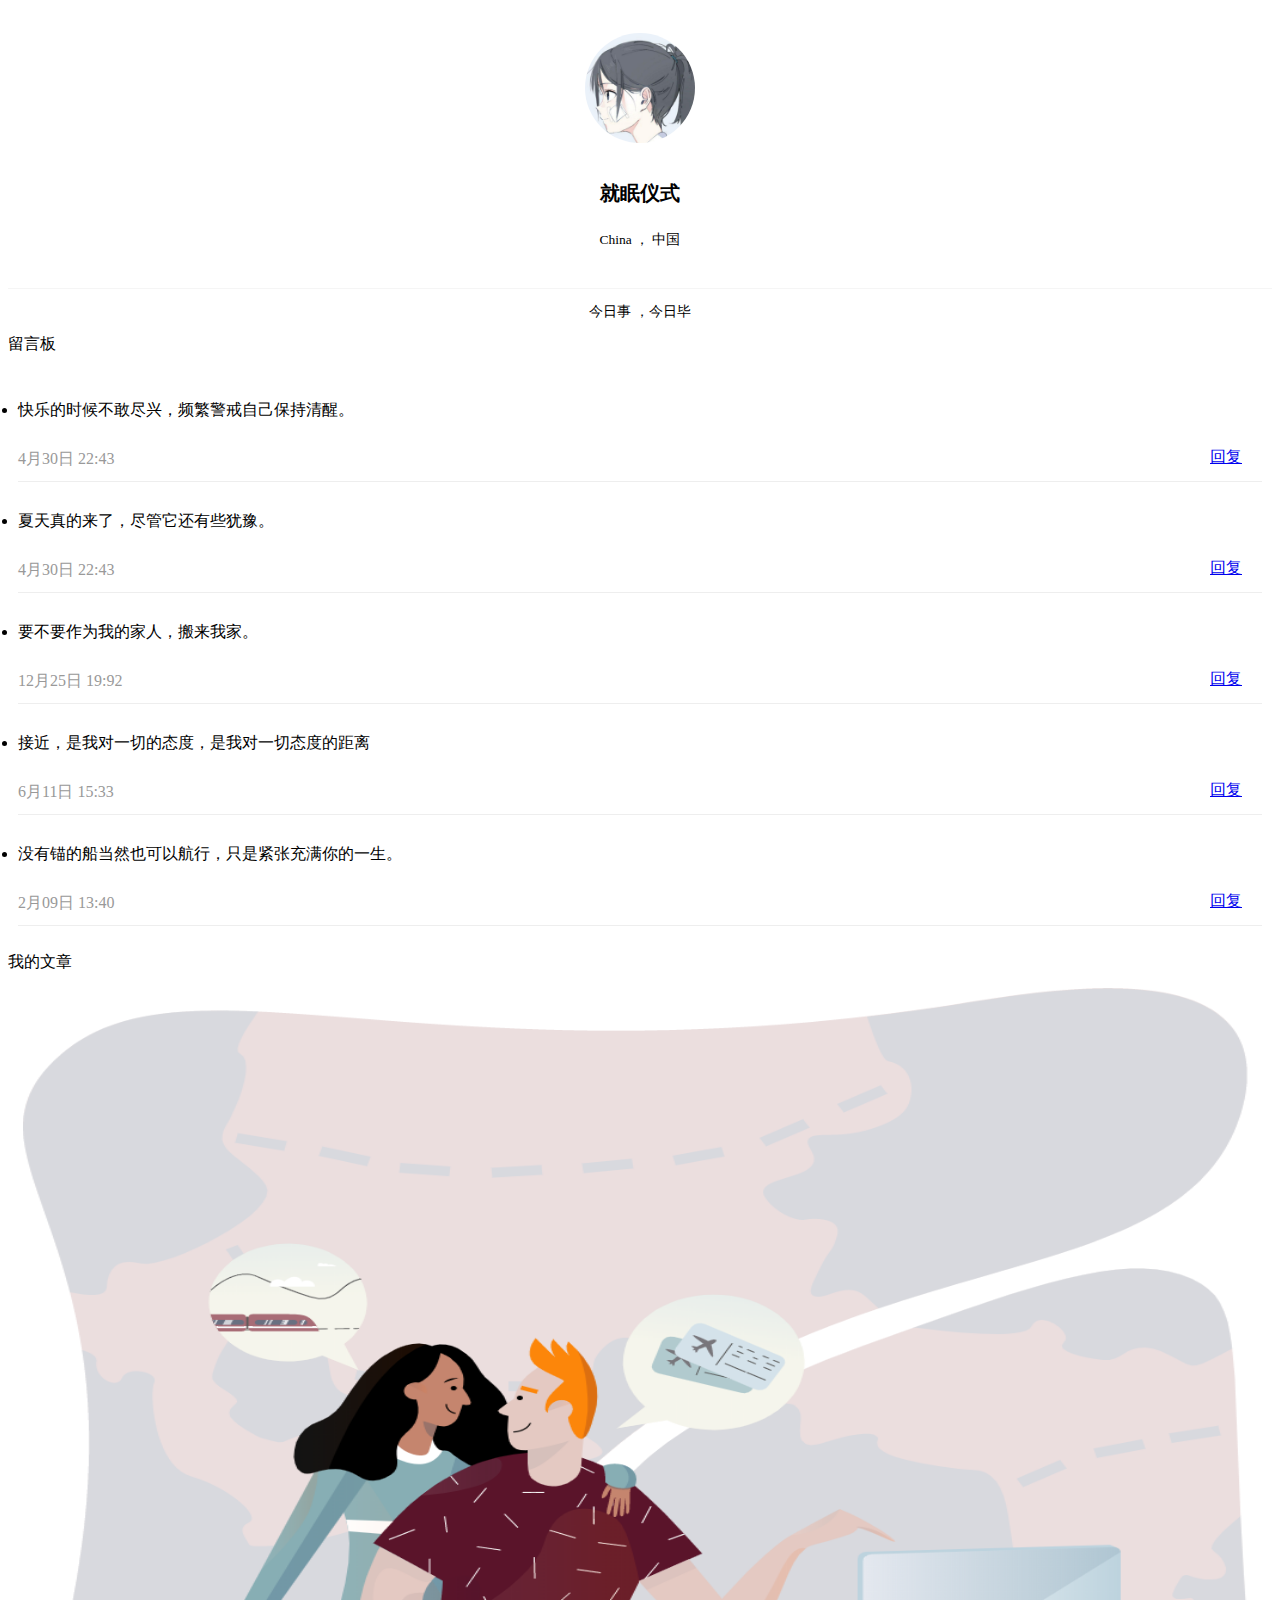
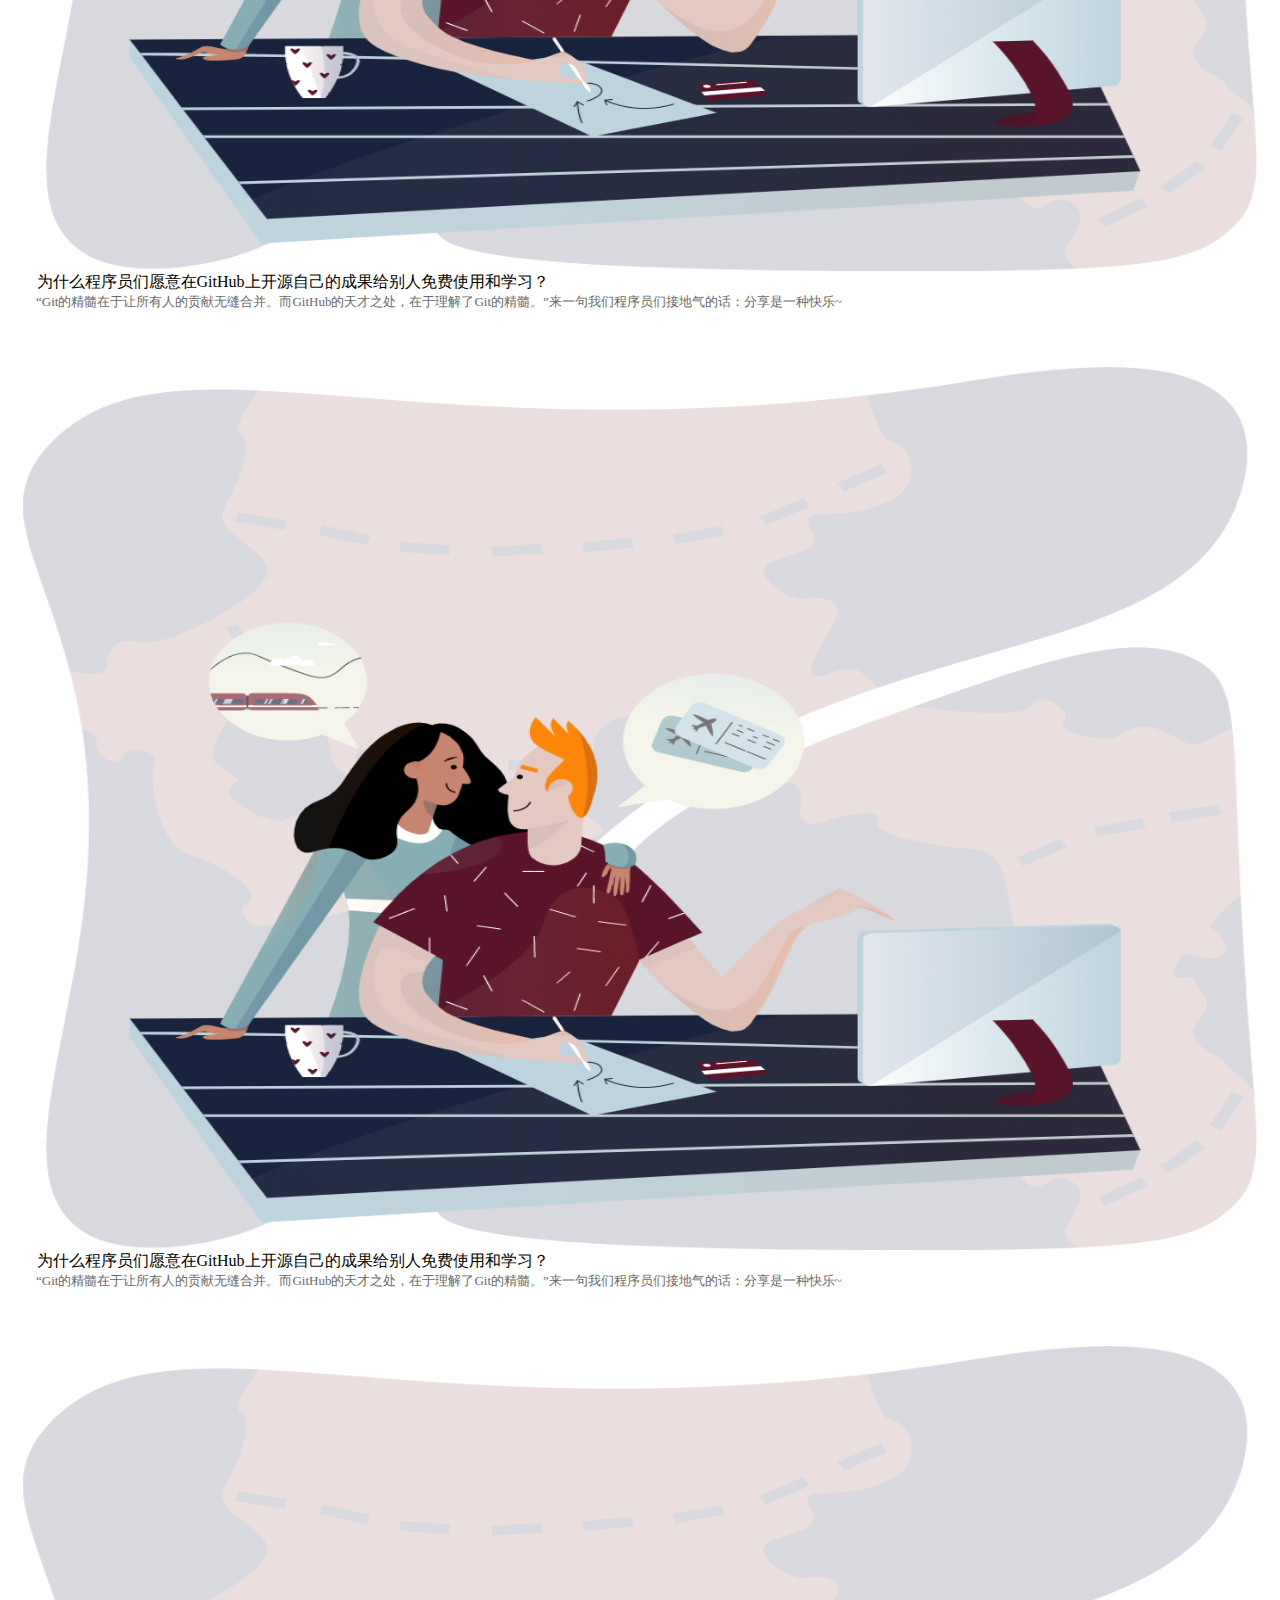
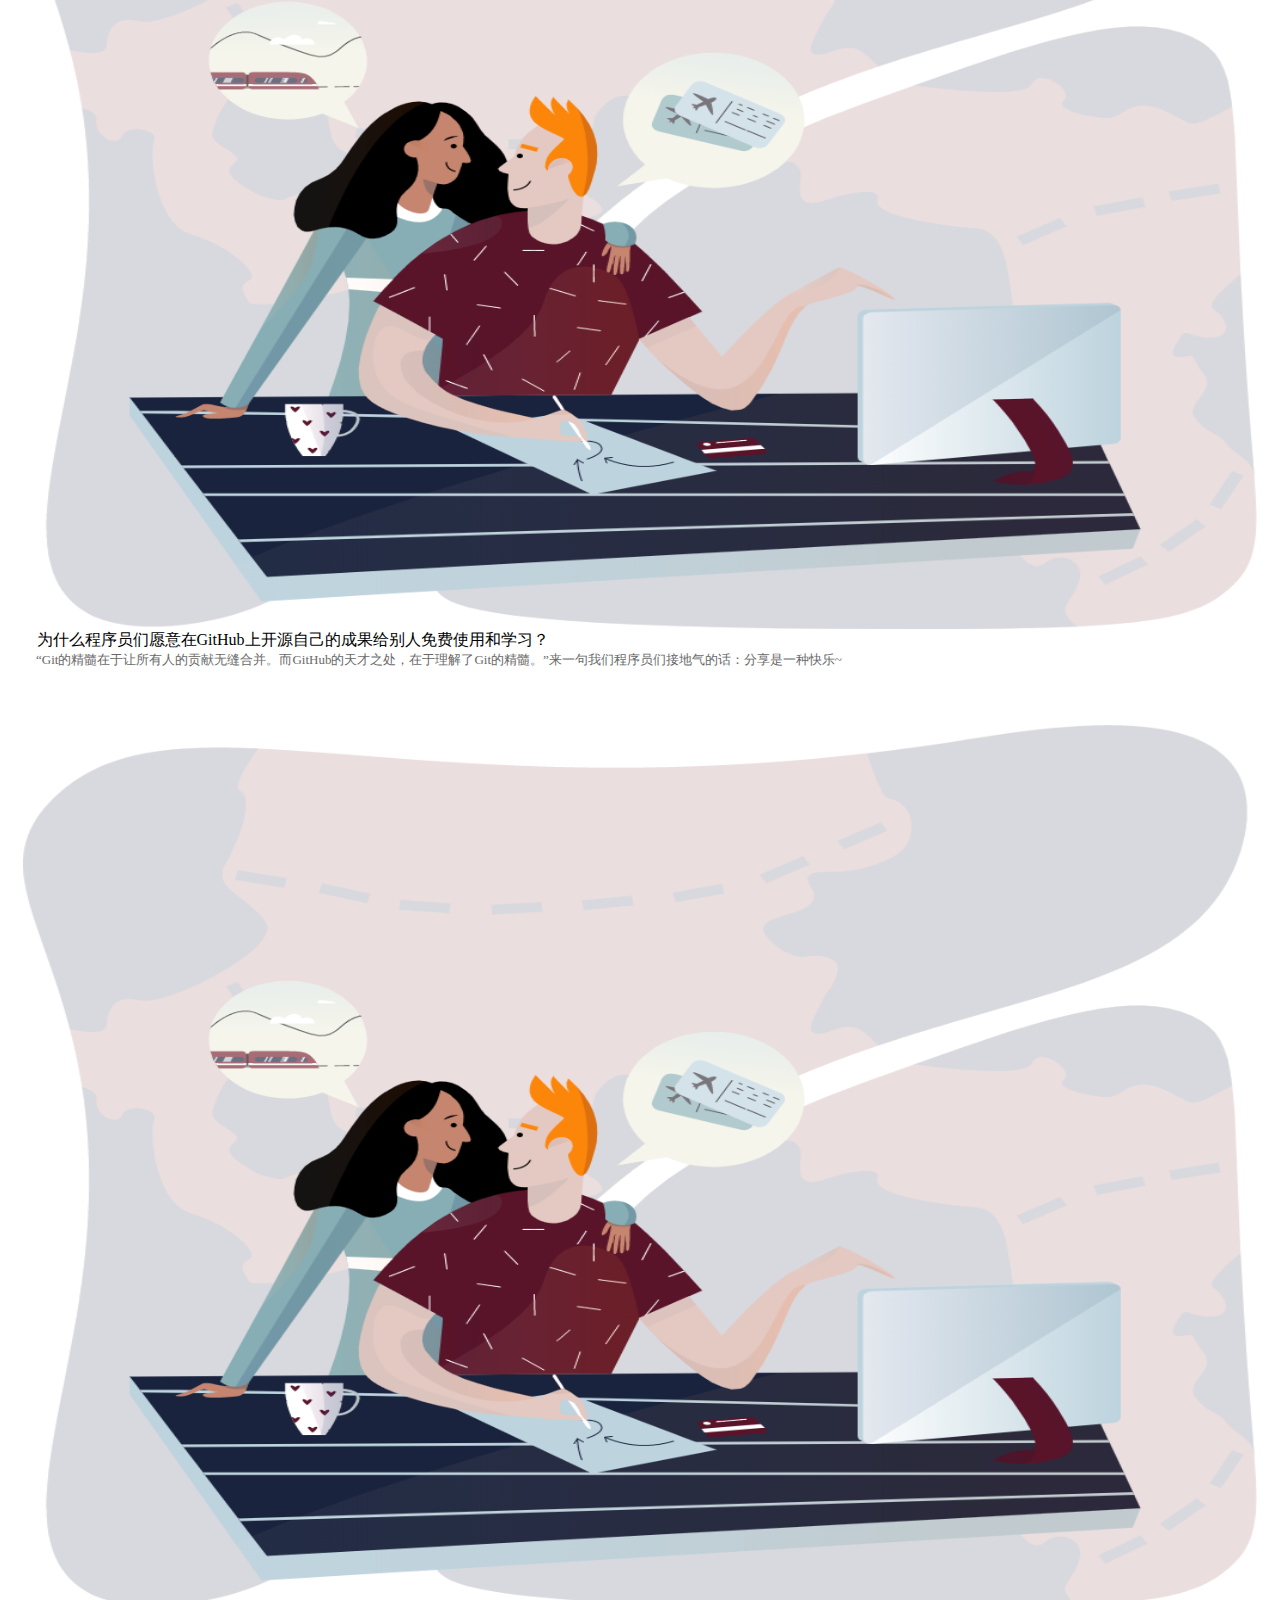
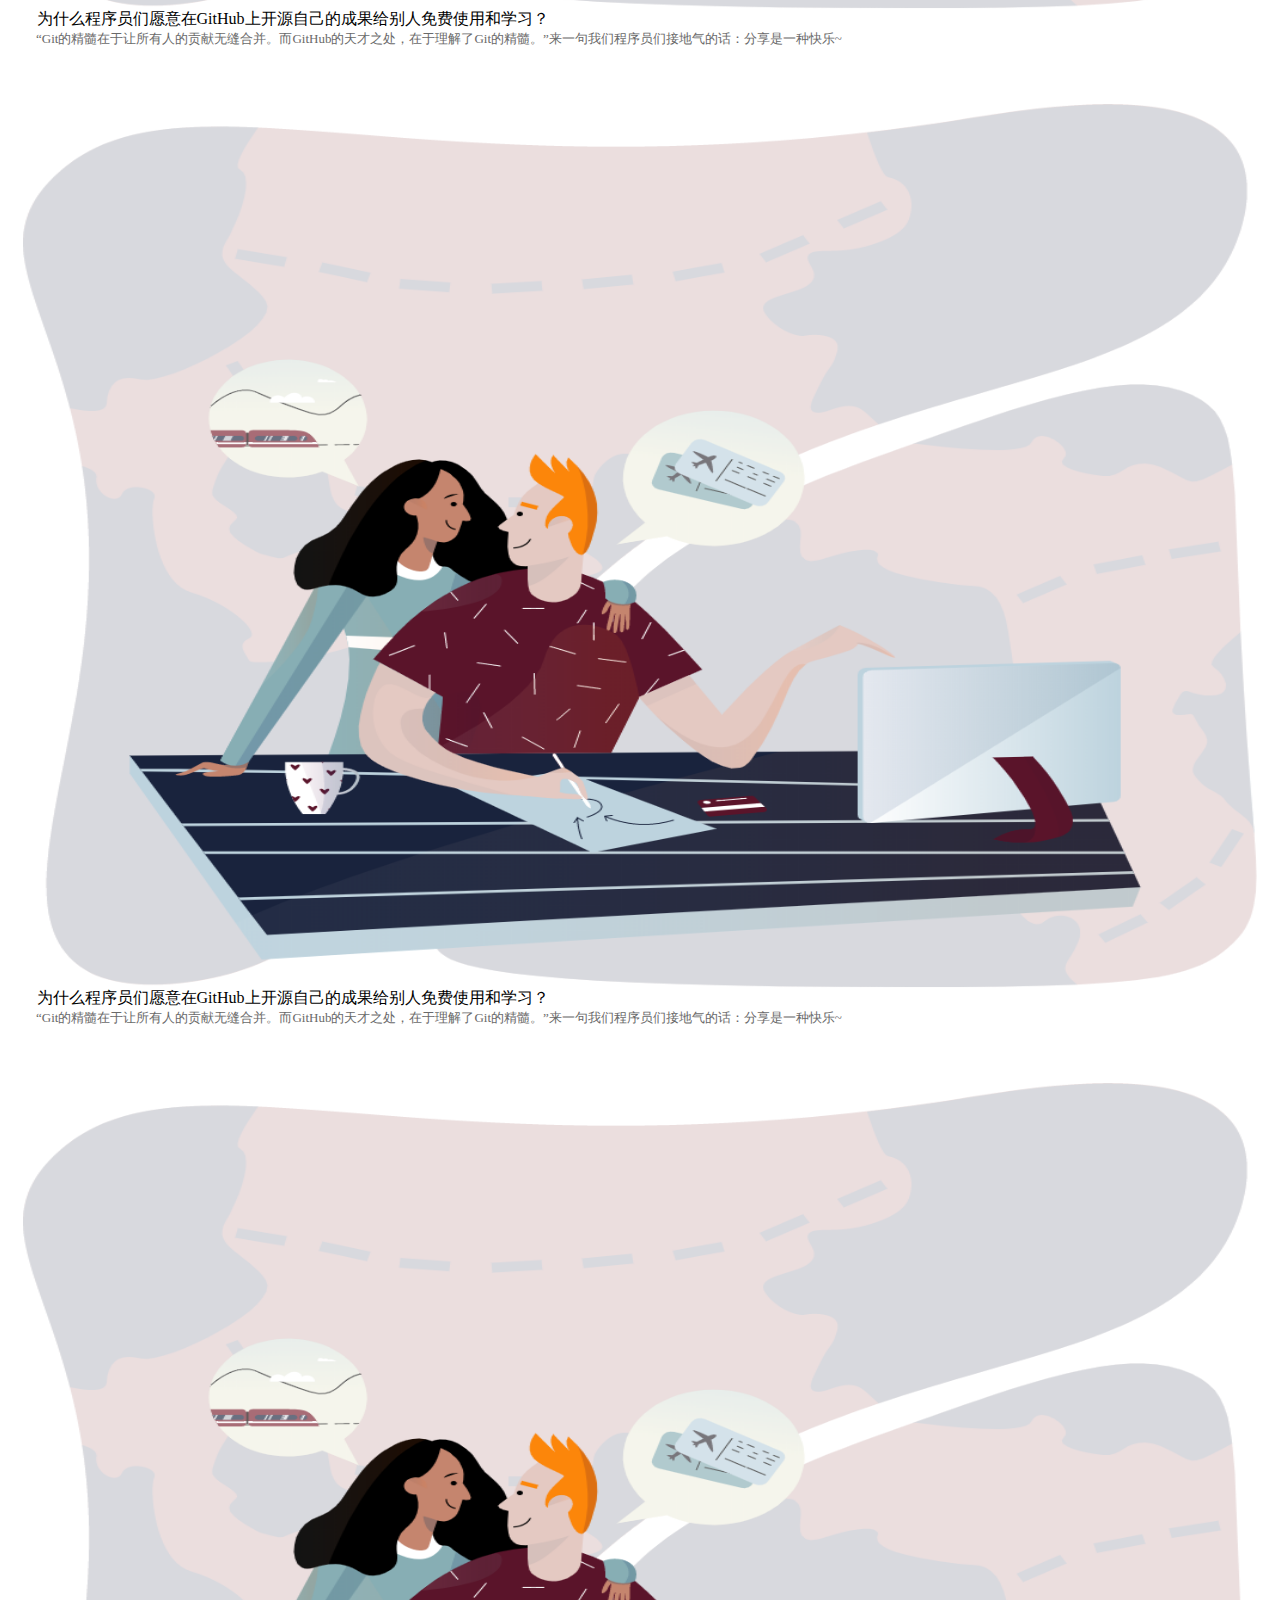
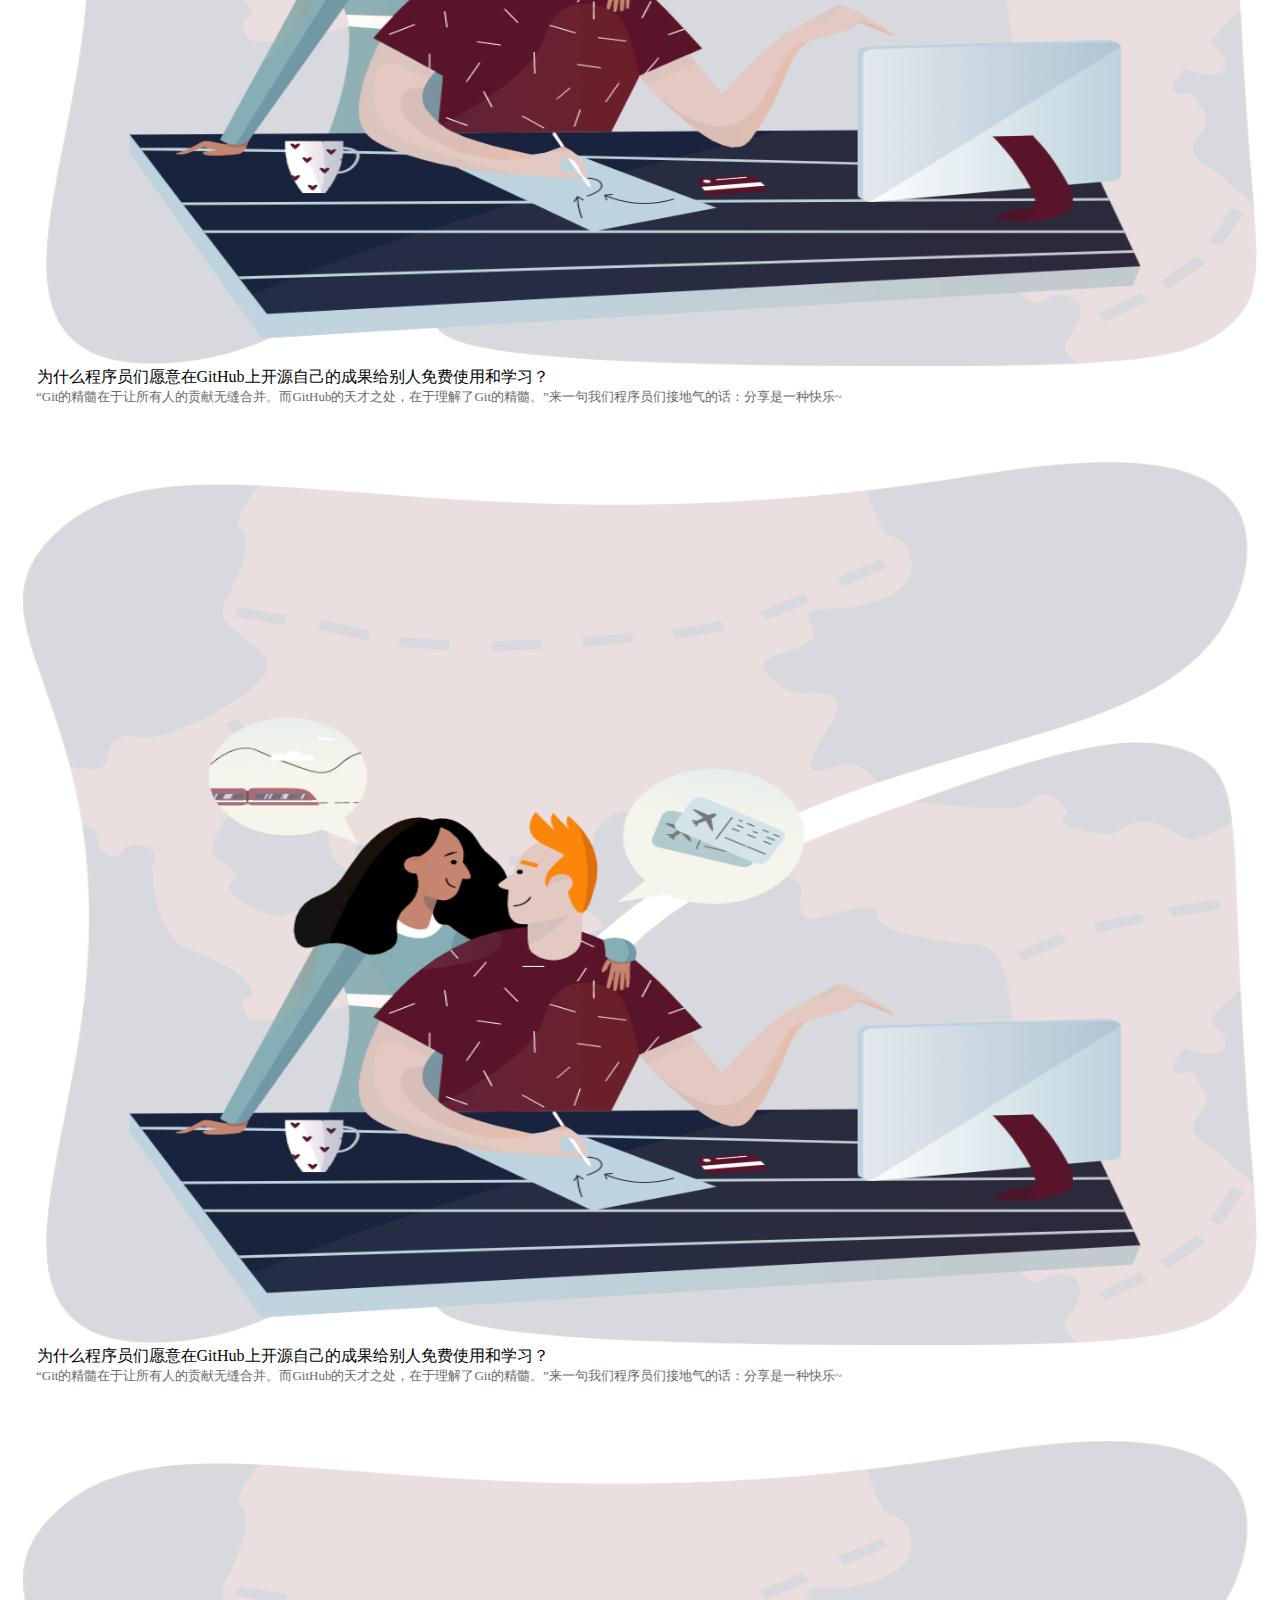
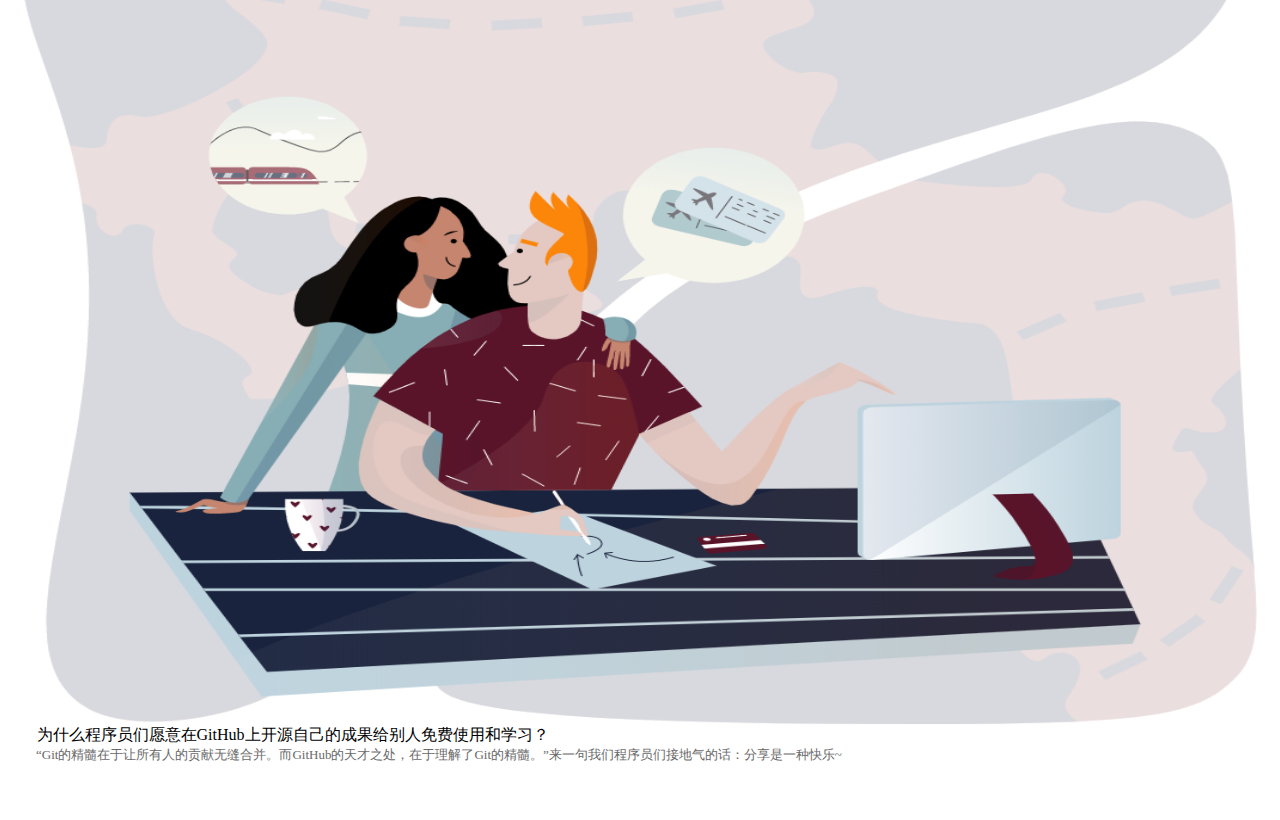
<file: view/profile/index.html>
<link rel="stylesheet" href="../../admin/css/other/profile.css" />

<body>
    <div class="pear-container">
        <div class="layui-row layui-col-space10">
            <div class="layui-col-md3">
                <div class="layui-card">
                    <div class="layui-card-body" style="padding: 25px;">
                        <div class="text-center layui-text">
                            <div class="user-info" id="userInfoHead">
                                <img src="../../admin/images/avatar.jpg" id="userAvatar" width="115px" height="115px"
                                    alt="">
                            </div>
                            <h2 class="user-name">就眠仪式</h2>
                            <p class="user-home">China ， 中国</p>
                        </div>
                    </div>
                    <div
                        class="user-desc">
                        <span>今日事 ，今日毕</span>
                    </div>
                </div>

                <div class="layui-card">
					<div class="layui-card-header">留言板</div>
					<div class="layui-card-body">
						<ul class="message-board">
							<li>
								<p>快乐的时候不敢尽兴，频繁警戒自己保持清醒。</p>
								<span>4月30日 22:43</span>
								<a href="javascript:;" data-id="1"
									class="layui-btn layui-btn-primary layui-btn-xs message-board-reply">回复</a>
							</li>
							<li>
								<p>夏天真的来了，尽管它还有些犹豫。</p>
								<span>4月30日 22:43</span>
								<a href="javascript:;" data-id="1"
									class="layui-btn layui-btn-primary layui-btn-xs message-board-reply">回复</a>
							</li>
                            <li>
								<p>要不要作为我的家人，搬来我家。</p>
								<span>12月25日 19:92</span>
								<a href="javascript:;" data-id="1"
									class="layui-btn layui-btn-primary layui-btn-xs message-board-reply">回复</a>
							</li>
							<li>
								<p>接近，是我对一切的态度，是我对一切态度的距离</p>
								<span>6月11日 15:33</span>
								<a href="javascript:;" data-id="1"
									class="layui-btn layui-btn-primary layui-btn-xs message-board-reply">回复</a>
							</li>
							<li>
								<p>没有锚的船当然也可以航行，只是紧张充满你的一生。</p>
								<span>2月09日 13:40</span>
								<a href="javascript:;" data-id="1"
									class="layui-btn layui-btn-primary layui-btn-xs message-board-reply">回复</a>
							</li>
						</ul>
					</div>
				</div>
            </div>
            <div class="layui-col-md9">
                <div class="layui-card">
                    <div class="layui-card-header">
                        我的文章
                    </div>
                    <div class="layui-card-body">
                        <div class="layui-row layui-col-space10" style="margin: 15px;">
                            <div class="layui-col-md1">
                                <img src="../../admin/images/blog.jpg"
                                    style="width: 100%;height: 100%;border-radius: 5px;" />
                            </div>
                            <div class="layui-col-md11" style="height: 80px;">
                                <div class="blog-title">为什么程序员们愿意在GitHub上开源自己的成果给别人免费使用和学习？</div>
                                <div class="blog-content">
                                    “Git的精髓在于让所有人的贡献无缝合并。而GitHub的天才之处，在于理解了Git的精髓。”来一句我们程序员们接地气的话：分享是一种快乐~
                                </div>
                            </div>
                        </div>
                        <div class="layui-row layui-col-space10" style="margin: 15px;">
                            <div class="layui-col-md1">
                                <img src="../../admin/images/blog.jpg"
                                    style="width: 100%;height: 100%;border-radius: 5px;" />
                            </div>
                            <div class="layui-col-md11" style="height: 80px;">
                                <div class="blog-title">为什么程序员们愿意在GitHub上开源自己的成果给别人免费使用和学习？</div>
                                <div class="blog-content">
                                    “Git的精髓在于让所有人的贡献无缝合并。而GitHub的天才之处，在于理解了Git的精髓。”来一句我们程序员们接地气的话：分享是一种快乐~
                                </div>
                            </div>
                        </div>
                        <div class="layui-row layui-col-space10" style="margin: 15px;">
                            <div class="layui-col-md1">
                                <img src="../../admin/images/blog.jpg"
                                    style="width: 100%;height: 100%;border-radius: 5px;" />
                            </div>
                            <div class="layui-col-md11" style="height: 80px;">
                                <div class="blog-title">为什么程序员们愿意在GitHub上开源自己的成果给别人免费使用和学习？</div>
                                <div class="blog-content">
                                    “Git的精髓在于让所有人的贡献无缝合并。而GitHub的天才之处，在于理解了Git的精髓。”来一句我们程序员们接地气的话：分享是一种快乐~
                                </div>
                            </div>
                        </div>
                        <div class="layui-row layui-col-space10" style="margin: 15px;">
                            <div class="layui-col-md1">
                                <img src="../../admin/images/blog.jpg"
                                    style="width: 100%;height: 100%;border-radius: 5px;" />
                            </div>
                            <div class="layui-col-md11" style="height: 80px;">
                                <div class="blog-title">为什么程序员们愿意在GitHub上开源自己的成果给别人免费使用和学习？</div>
                                <div class="blog-content">
                                    “Git的精髓在于让所有人的贡献无缝合并。而GitHub的天才之处，在于理解了Git的精髓。”来一句我们程序员们接地气的话：分享是一种快乐~
                                </div>
                            </div>
                        </div>
                        <div class="layui-row layui-col-space10" style="margin: 15px;">
                            <div class="layui-col-md1">
                                <img src="../../admin/images/blog.jpg"
                                    style="width: 100%;height: 100%;border-radius: 5px;" />
                            </div>
                            <div class="layui-col-md11" style="height: 80px;">
                                <div class="blog-title">为什么程序员们愿意在GitHub上开源自己的成果给别人免费使用和学习？</div>
                                <div class="blog-content">
                                    “Git的精髓在于让所有人的贡献无缝合并。而GitHub的天才之处，在于理解了Git的精髓。”来一句我们程序员们接地气的话：分享是一种快乐~
                                </div>
                            </div>
                        </div>
                        <div class="layui-row layui-col-space10" style="margin: 15px;">
                            <div class="layui-col-md1">
                                <img src="../../admin/images/blog.jpg"
                                    style="width: 100%;height: 100%;border-radius: 5px;" />
                            </div>
                            <div class="layui-col-md11" style="height: 80px;">
                                <div class="blog-title">为什么程序员们愿意在GitHub上开源自己的成果给别人免费使用和学习？</div>
                                <div class="blog-content">
                                    “Git的精髓在于让所有人的贡献无缝合并。而GitHub的天才之处，在于理解了Git的精髓。”来一句我们程序员们接地气的话：分享是一种快乐~
                                </div>
                            </div>
                        </div>
                        <div class="layui-row layui-col-space10" style="margin: 15px;">
                            <div class="layui-col-md1">
                                <img src="../../admin/images/blog.jpg"
                                    style="width: 100%;height: 100%;border-radius: 5px;" />
                            </div>
                            <div class="layui-col-md11" style="height: 80px;">
                                <div class="blog-title">为什么程序员们愿意在GitHub上开源自己的成果给别人免费使用和学习？</div>
                                <div class="blog-content">
                                    “Git的精髓在于让所有人的贡献无缝合并。而GitHub的天才之处，在于理解了Git的精髓。”来一句我们程序员们接地气的话：分享是一种快乐~
                                </div>
                            </div>
                        </div>
                        <div class="layui-row layui-col-space10" style="margin: 15px;">
                            <div class="layui-col-md1">
                                <img src="../../admin/images/blog.jpg"
                                    style="width: 100%;height: 100%;border-radius: 5px;" />
                            </div>
                            <div class="layui-col-md11" style="height: 80px;">
                                <div class="blog-title">为什么程序员们愿意在GitHub上开源自己的成果给别人免费使用和学习？</div>
                                <div class="blog-content">
                                    “Git的精髓在于让所有人的贡献无缝合并。而GitHub的天才之处，在于理解了Git的精髓。”来一句我们程序员们接地气的话：分享是一种快乐~
                                </div>
                            </div>
                        </div>
                    </div>
                </div>
            </div>
        </div>
    </div>

    <script>
        layui.use(['jquery', 'element', 'layer', 'tools'], function () {
            var element = layui.element,
                layer = layui.layer,
                $ = layui.jquery,
                tools = layui.tools;

            let MODULE_PATH = "operate/";

            var image = new Image();
            image.src = "../../admin/images/avatar.jpg";
            image.onload = function () {
                $("#userAvatar").attr("src", tools.imageToBase64(image));
            }

            window.callback = function (data) {
                layer.close(data.index);
                $("#userAvatar").attr("src", data.newAvatar);
            }

            $("#userAvatar").click(function () {
                layer.open({
                    type: 2,
                    title: '更换图片',
                    shade: 0.1,
                    area: ["900px", "500px"],
                    content: MODULE_PATH + 'profile.html',
                    btn: ['确定', '取消'],
                    yes: function (index, layero) {
                        window['layui-layer-iframe' + index].submitForm();
                    }
                });
            });
        });
    </script>
</body>

</html>
</file>
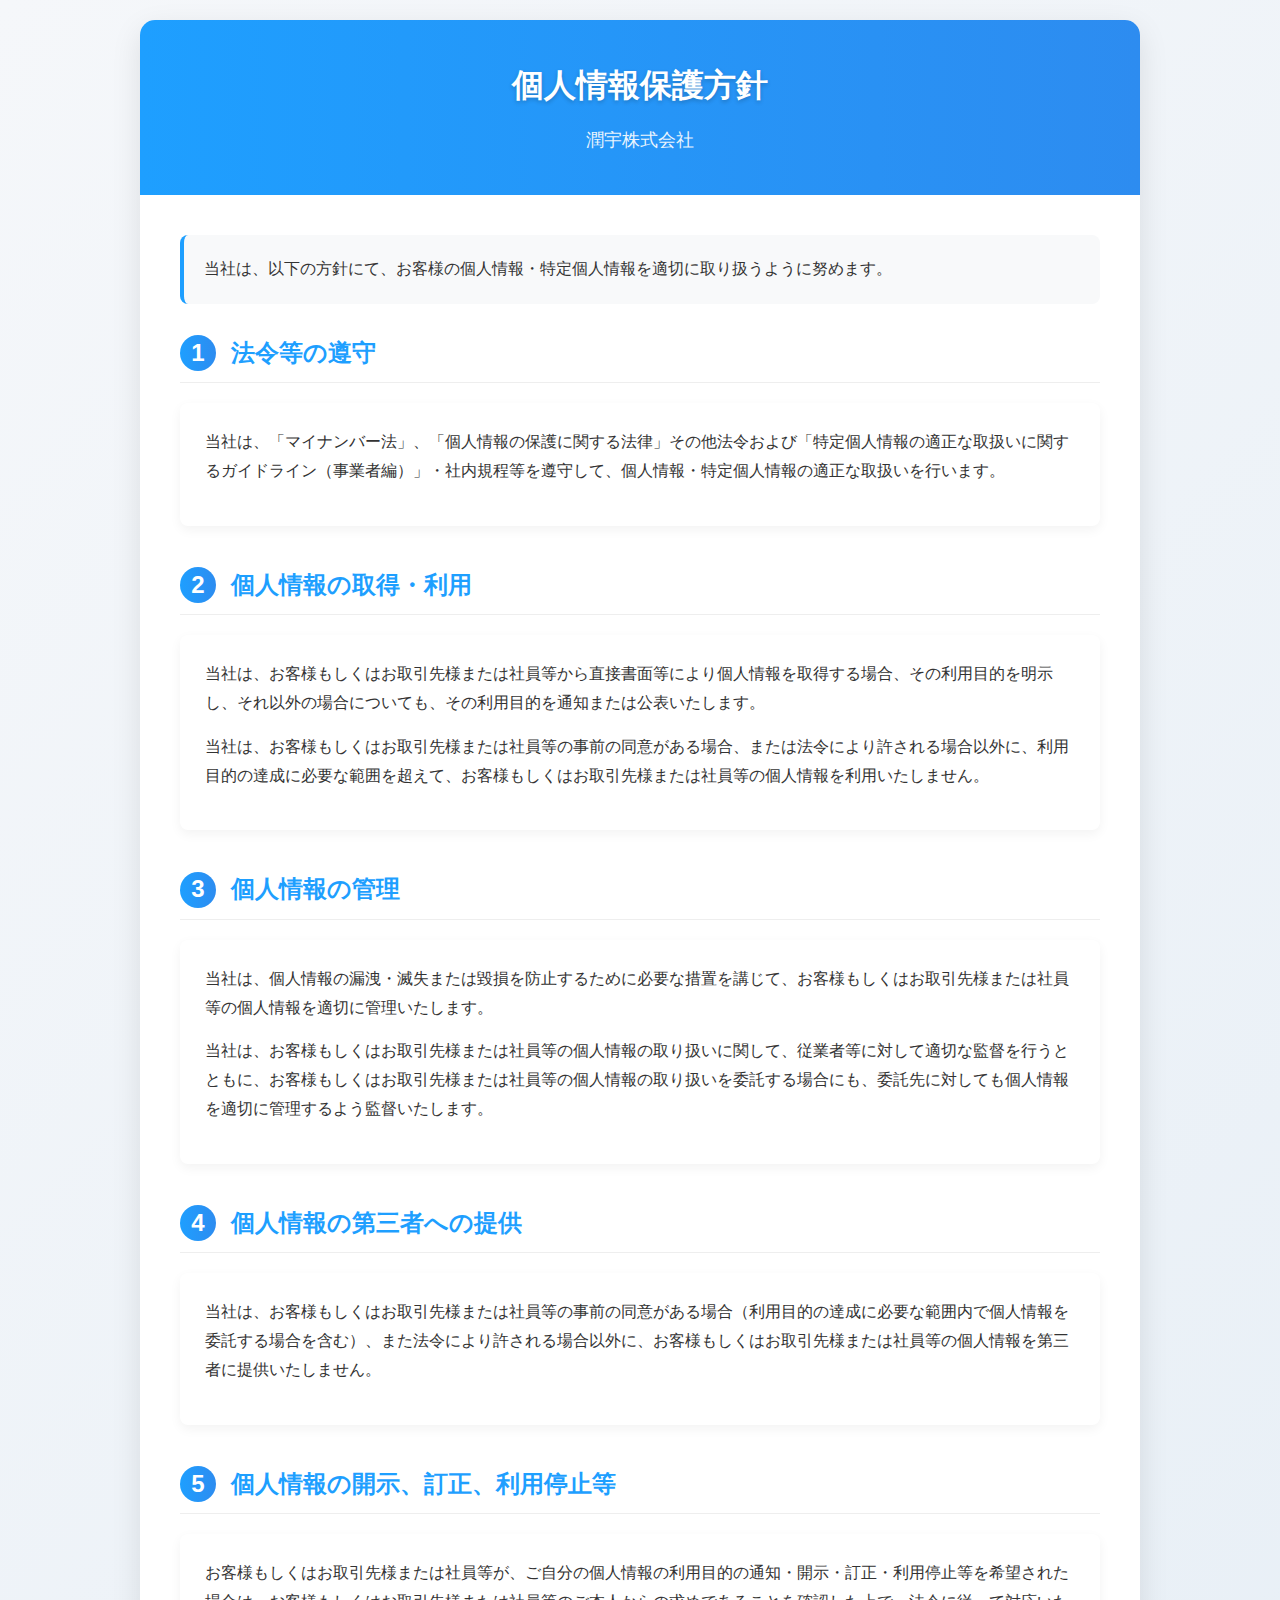
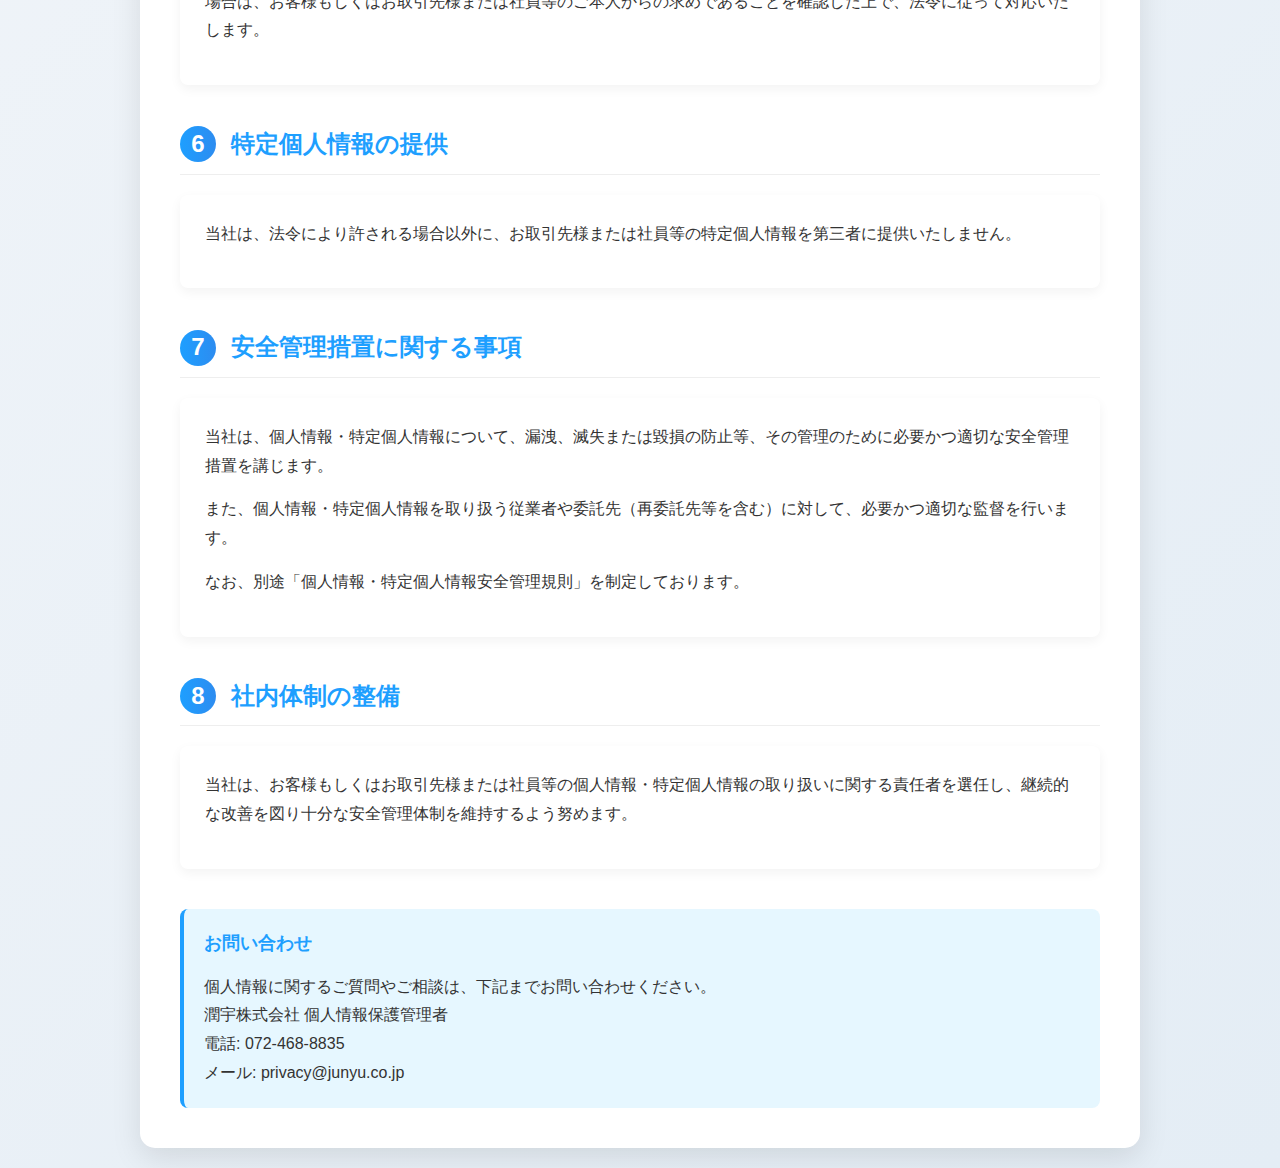
<file: view/analysis/yinsi.html>
<!DOCTYPE html>
<html>

<head>
    <meta charset="utf-8">
    <!--    <title>table 组件综合演示 - Layui</title>-->
    <meta name="renderer" content="webkit">
    <meta http-equiv="X-UA-Compatible" content="IE=edge,chrome=1">
    <meta name="viewport" content="width=device-width, initial-scale=1">

    <style>
        * {
            margin: 0;
            padding: 0;
            box-sizing: border-box;
        }

        body {
            font-family: 'Hiragino Sans', 'Meiryo', sans-serif;
            background: linear-gradient(135deg, #f5f7fa 0%, #e4edf5 100%);
            color: #333;
            line-height: 1.6;
            padding: 20px;
            min-height: 100vh;
        }

        .container {
            max-width: 1000px;
            margin: 0 auto;
            background-color: white;
            border-radius: 15px;
            box-shadow: 0 10px 30px rgba(0, 0, 0, 0.1);
            overflow: hidden;
        }

        header {
            background: linear-gradient(to right, #1E9FFF, #2D8CF0);
            color: white;
            padding: 40px;
            text-align: center;
        }

        h1 {
            font-size: 32px;
            margin-bottom: 15px;
            text-shadow: 0 2px 4px rgba(0, 0, 0, 0.2);
        }

        .subtitle {
            font-size: 18px;
            opacity: 0.9;
        }

        .content {
            padding: 40px;
        }

        .intro-text {
            background-color: #f8f9fa;
            border-radius: 8px;
            padding: 20px;
            margin-bottom: 30px;
            border-left: 4px solid #1E9FFF;
            font-size: 16px;
            line-height: 1.8;
        }

        .policy-section {
            margin-bottom: 40px;
        }

        .policy-title {
            color: #1E9FFF;
            font-size: 24px;
            margin-bottom: 20px;
            padding-bottom: 10px;
            border-bottom: 1px solid #eee;
            display: flex;
            align-items: center;
        }

        .policy-number {
            display: inline-flex;
            align-items: center;
            justify-content: center;
            width: 36px;
            height: 36px;
            background: linear-gradient(to right, #1E9FFF, #2D8CF0);
            color: white;
            border-radius: 50%;
            margin-right: 15px;
            font-weight: bold;
        }

        .policy-content {
            background-color: white;
            border-radius: 8px;
            padding: 25px;
            box-shadow: 0 4px 12px rgba(0, 0, 0, 0.05);
            line-height: 1.8;
        }

        .policy-content p {
            margin-bottom: 15px;
        }

        .footer {
            text-align: center;
            padding: 30px;
            background-color: #f8f9fa;
            color: #666;
            font-size: 14px;
            border-top: 1px solid #eee;
        }

        .contact-info {
            background-color: #e6f7ff;
            border-radius: 8px;
            padding: 20px;
            margin-top: 30px;
            border-left: 4px solid #1E9FFF;
        }

        .contact-title {
            color: #1E9FFF;
            font-size: 18px;
            margin-bottom: 15px;
            font-weight: bold;
        }

        .contact-details {
            line-height: 1.8;
        }

        @media (max-width: 768px) {
            header {
                padding: 30px 20px;
            }

            h1 {
                font-size: 24px;
            }

            .content {
                padding: 30px 20px;
            }

            .policy-title {
                font-size: 20px;
            }
        }
    </style>

</head>
<body>
<div class="container">
    <header>
        <h1>個人情報保護方針</h1>
        <p class="subtitle">潤宇株式会社</p>
    </header>

    <div class="content">
        <div class="intro-text">
            当社は、以下の方針にて、お客様の個人情報・特定個人情報を適切に取り扱うように努めます。
        </div>

        <div class="policy-section">
            <h2 class="policy-title">
                <span class="policy-number">1</span>
                法令等の遵守
            </h2>
            <div class="policy-content">
                <p>当社は、「マイナンバー法」、「個人情報の保護に関する法律」その他法令および「特定個人情報の適正な取扱いに関するガイドライン（事業者編）」・社内規程等を遵守して、個人情報・特定個人情報の適正な取扱いを行います。</p>
            </div>
        </div>

        <div class="policy-section">
            <h2 class="policy-title">
                <span class="policy-number">2</span>
                個人情報の取得・利用
            </h2>
            <div class="policy-content">
                <p>当社は、お客様もしくはお取引先様または社員等から直接書面等により個人情報を取得する場合、その利用目的を明示し、それ以外の場合についても、その利用目的を通知または公表いたします。</p>
                <p>当社は、お客様もしくはお取引先様または社員等の事前の同意がある場合、または法令により許される場合以外に、利用目的の達成に必要な範囲を超えて、お客様もしくはお取引先様または社員等の個人情報を利用いたしません。</p>
            </div>
        </div>

        <div class="policy-section">
            <h2 class="policy-title">
                <span class="policy-number">3</span>
                個人情報の管理
            </h2>
            <div class="policy-content">
                <p>当社は、個人情報の漏洩・滅失または毀損を防止するために必要な措置を講じて、お客様もしくはお取引先様または社員等の個人情報を適切に管理いたします。</p>
                <p>当社は、お客様もしくはお取引先様または社員等の個人情報の取り扱いに関して、従業者等に対して適切な監督を行うとともに、お客様もしくはお取引先様または社員等の個人情報の取り扱いを委託する場合にも、委託先に対しても個人情報を適切に管理するよう監督いたします。</p>
            </div>
        </div>

        <div class="policy-section">
            <h2 class="policy-title">
                <span class="policy-number">4</span>
                個人情報の第三者への提供
            </h2>
            <div class="policy-content">
                <p>当社は、お客様もしくはお取引先様または社員等の事前の同意がある場合（利用目的の達成に必要な範囲内で個人情報を委託する場合を含む）、また法令により許される場合以外に、お客様もしくはお取引先様または社員等の個人情報を第三者に提供いたしません。</p>
            </div>
        </div>

        <div class="policy-section">
            <h2 class="policy-title">
                <span class="policy-number">5</span>
                個人情報の開示、訂正、利用停止等
            </h2>
            <div class="policy-content">
                <p>お客様もしくはお取引先様または社員等が、ご自分の個人情報の利用目的の通知・開示・訂正・利用停止等を希望された場合は、お客様もしくはお取引先様または社員等のご本人からの求めであることを確認した上で、法令に従って対応いたします。</p>
            </div>
        </div>

        <div class="policy-section">
            <h2 class="policy-title">
                <span class="policy-number">6</span>
                特定個人情報の提供
            </h2>
            <div class="policy-content">
                <p>当社は、法令により許される場合以外に、お取引先様または社員等の特定個人情報を第三者に提供いたしません。</p>
            </div>
        </div>

        <div class="policy-section">
            <h2 class="policy-title">
                <span class="policy-number">7</span>
                安全管理措置に関する事項
            </h2>
            <div class="policy-content">
                <p>当社は、個人情報・特定個人情報について、漏洩、滅失または毀損の防止等、その管理のために必要かつ適切な安全管理措置を講じます。</p>
                <p>また、個人情報・特定個人情報を取り扱う従業者や委託先（再委託先等を含む）に対して、必要かつ適切な監督を行います。</p>
                <p>なお、別途「個人情報・特定個人情報安全管理規則」を制定しております。</p>
            </div>
        </div>

        <div class="policy-section">
            <h2 class="policy-title">
                <span class="policy-number">8</span>
                社内体制の整備
            </h2>
            <div class="policy-content">
                <p>当社は、お客様もしくはお取引先様または社員等の個人情報・特定個人情報の取り扱いに関する責任者を選任し、継続的な改善を図り十分な安全管理体制を維持するよう努めます。</p>
            </div>
        </div>

        <div class="contact-info">
            <div class="contact-title">お問い合わせ</div>
            <div class="contact-details">
                個人情報に関するご質問やご相談は、下記までお問い合わせください。<br>
                潤宇株式会社 個人情報保護管理者<br>
                電話: 072-468-8835<br>
                メール: privacy@junyu.co.jp
            </div>
        </div>
    </div>
</div>

<script>
    // LayUI组件初始化
    layui.use(['element'], function(){
        var element = layui.element;

        // 可以在这里添加更多的交互功能
        // 例如：点击条款标题可以展开/收起内容
    });
</script>
</body>

</html>
</file>
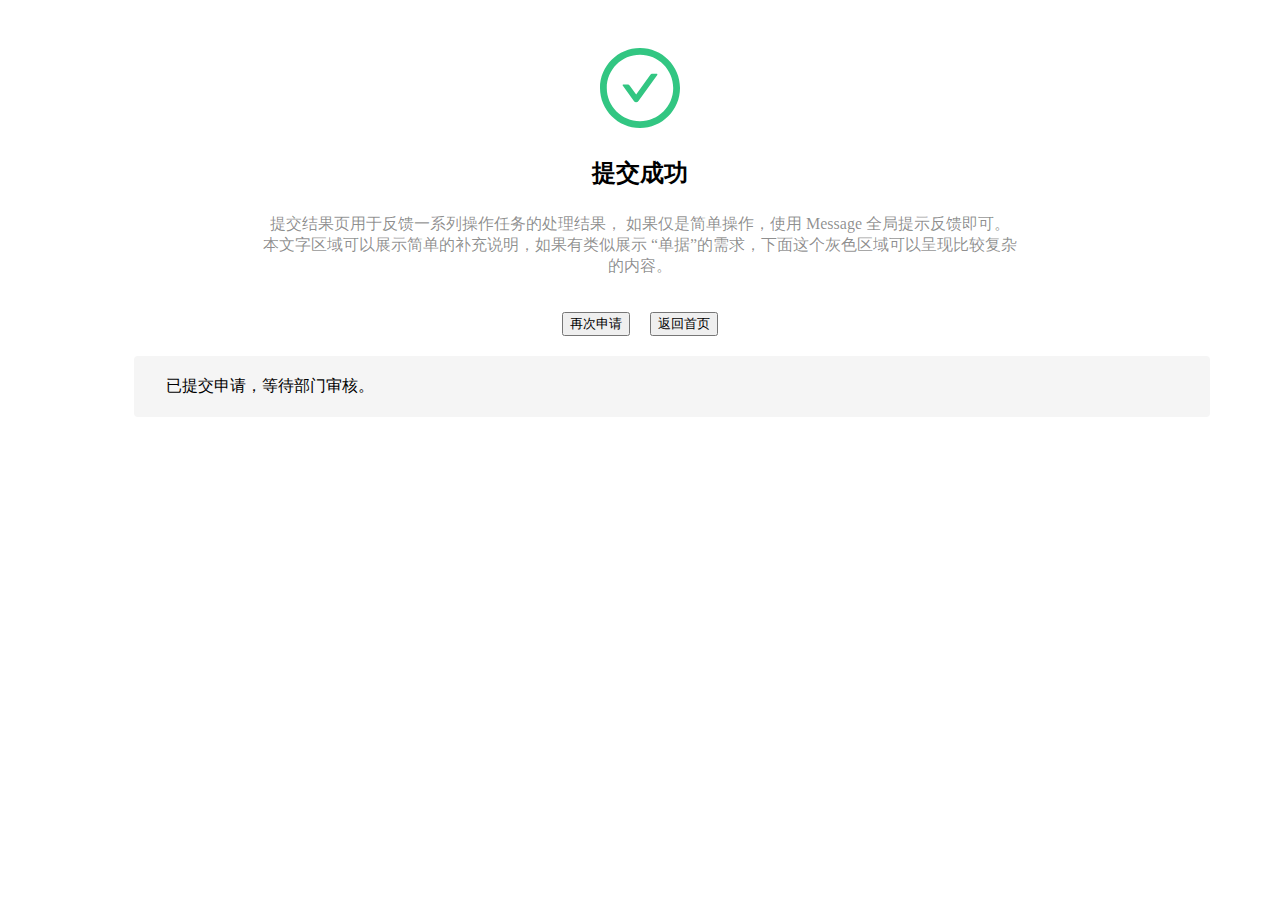
<file: view/result/success.html>
<!DOCTYPE html>
<html>

<head>
	<meta charset="utf-8">
	<title>成功</title>
	<link rel="stylesheet" href="../../admin/css/other/result.css" />
</head>

<body>
	<div class="pear-container">
		<div class="layui-card">
			<div class="layui-card-body">
				<div class="pear-result">
					<div class="success">
						<svg viewBox="64 64 896 896" data-icon="check-circle" width="80px" height="80px" fill="currentColor"
							aria-hidden="true" focusable="false" class="">
							<path
								d="M699 353h-46.9c-10.2 0-19.9 4.9-25.9 13.3L469 584.3l-71.2-98.8c-6-8.3-15.6-13.3-25.9-13.3H325c-6.5 0-10.3 7.4-6.5 12.7l124.6 172.8a31.8 31.8 0 0 0 51.7 0l210.6-292c3.9-5.3.1-12.7-6.4-12.7z">
							</path>
							<path
								d="M512 64C264.6 64 64 264.6 64 512s200.6 448 448 448 448-200.6 448-448S759.4 64 512 64zm0 820c-205.4 0-372-166.6-372-372s166.6-372 372-372 372 166.6 372 372-166.6 372-372 372z">
							</path>
						</svg>
					</div>
					<h2 class="title">提交成功</h2>
					<p class="description">
						提交结果页用于反馈一系列操作任务的处理结果，
						如果仅是简单操作，使用 Message 全局提示反馈即可。
						本文字区域可以展示简单的补充说明，如果有类似展示
						“单据”的需求，下面这个灰色区域可以呈现比较复杂的内容。
					</p>
					<div class="extra">
						<button class="layui-btn layui-btn-sm">再次申请</button>
						&nbsp;&nbsp;&nbsp;
						<button class="layui-btn layui-btn-primary layui-btn-sm">返回首页</button>
					</div>
					<div class="content">
						已提交申请，等待部门审核。
					</div>
				</div>
			</div>
		</div>
	</div>
</body>

</html>
</file>
<file: admin/css/other/profile.css>
.text-center {
    text-align: center;
}

.user-info {
    width: 110px;
    height: 110px;
    line-height: 110px;
    position: relative;
    display: inline-block;
    border-radius: 50%;
    overflow: hidden;
    cursor: pointer;
    margin: 0 auto;
}

.user-name {
    padding-top: 20px;
    font-size: 20px !important;
}

.user-home {
    padding-top: 8px;
    margin-top: 10px;
    font-size: 13.5px;
}

.user-desc {
    height: 45px;
    border-top: 1px whitesmoke solid;
    text-align: center;
    line-height: 45px;
    font-size: 13.5px;
}

.blog-title {
    padding-left: 13.5px;
}

.blog-content {
    padding-left: 13px;
    font-size: 13px;
    color: dimgray;
}

.layui-tab-title {
    border-bottom: none;
}

.message-board {
    padding: 0 10px 10px;
}

.message-board li {
    position: relative;
    padding: 10px 0;
    border-bottom: 1px solid #EEE;
}

.message-board li p {
    padding-bottom: 10px;
    padding-top: 3px;
}

.message-board li>span {
    color: #999;
    height: 24px;
    line-height: 24px;
}

.message-board .message-board-reply {
    position: absolute;
    right: 20px;
    bottom: 12px;
    height: 24px;
    line-height: 24px;
}
</file>
<file: admin/css/other/result.css>
.pear-result {
	text-align: center;

}
.pear-result .success svg {
	color: #32C682;
	text-align: center;
	margin-top: 40px;

}
.pear-result .error svg {
	color: #f56c6c;
	text-align: center;
	margin-top: 40px;

}
.pear-result .title {
	margin-top: 25px;

}
.pear-result .description {
	margin-top: 25px;
	width: 60%;
	margin-left: 20%;
	color: rgba(0, 0, 0, .45);
}
.pear-result .content {
	margin-top: 20px;
	width: 80%;
	border-radius: 4px;
	background-color: whitesmoke;
	padding: 20px 32px;
	margin-left: 10%;
	margin-bottom: 30px;
	text-align: left;
}
.pear-result .extra {
	padding-top: 10px;
	margin-top: 25px;
}
</file>
